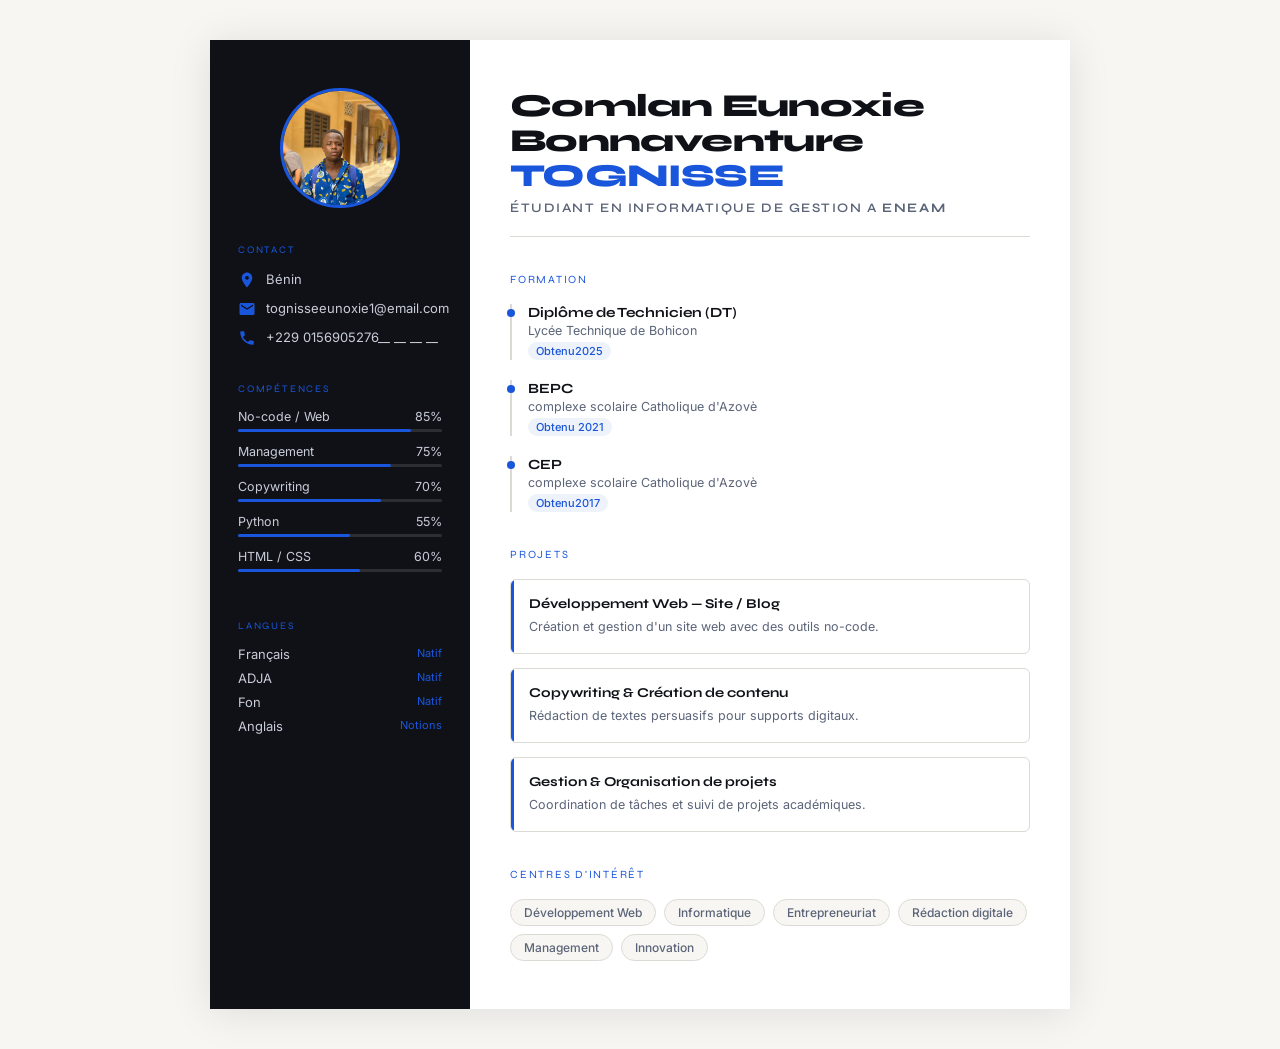
<file: CV.html>
<!DOCTYPE html>
<html lang="fr">
<head>
  <meta charset="UTF-8" />
  <meta name="viewport" content="width=device-width, initial-scale=1.0"/>
  <title>CV – Comlan Eunoxie Bonnaventure TOGNISSE</title>
  <link href="https://fonts.googleapis.com/css2?family=Syne:wght@400;600;700;800&family=Inter:wght@300;400;500&display=swap" rel="stylesheet"/>
  <style>
    *, *::before, *::after { box-sizing: border-box; margin: 0; padding: 0; }

    :root {
      --ink:    #0f1117;
      --paper:  #f7f6f2;
      --accent: #1a56db;
      --mid:    #5b6478;
      --rule:   #dcdad4;
      --white:  #ffffff;
    }

    body {
      font-family: 'Inter', sans-serif;
      background: var(--paper);
      color: var(--ink);
      min-height: 100vh;
      display: flex;
      justify-content: center;
      align-items: flex-start;
      padding: 40px 16px;
    }

    .page {
      width: 860px;
      max-width: 100%;
      background: var(--white);
      box-shadow: 0 4px 40px rgba(0,0,0,.10);
      display: grid;
      grid-template-columns: 260px 1fr;
    }

    /* ── SIDEBAR ── */
    .sidebar {
      background: var(--ink);
      color: var(--white);
      padding: 48px 28px;
      display: flex;
      flex-direction: column;
      gap: 36px;
    }

    .photo-wrap {
      display: flex;
      justify-content: center;
    }

    .photo-wrap img {
      width: 120px;
      height: 120px;
      border-radius: 50%;
      object-fit: cover;
      object-position: top center;
      border: 3px solid var(--accent);
    }

    .sidebar-section-title {
      font-family: 'Syne', sans-serif;
      font-size: 10px;
      letter-spacing: .18em;
      text-transform: uppercase;
      color: var(--accent);
      margin-bottom: 14px;
    }

    /* Contact */
    .contact-list {
      list-style: none;
      display: flex;
      flex-direction: column;
      gap: 10px;
    }
    .contact-list li {
      display: flex;
      align-items: flex-start;
      gap: 10px;
      font-size: 13px;
      line-height: 1.4;
      color: #c9cdd8;
    }
    .contact-list .icon {
      flex-shrink: 0;
      width: 18px;
      height: 18px;
      fill: var(--accent);
      margin-top: 1px;
    }

    /* Skills */
    .skill-item { margin-bottom: 12px; }
    .skill-label {
      display: flex;
      justify-content: space-between;
      font-size: 12.5px;
      color: #c9cdd8;
      margin-bottom: 5px;
    }
    .skill-bar {
      height: 3px;
      background: rgba(255,255,255,.12);
      border-radius: 99px;
    }
    .skill-fill {
      height: 100%;
      background: var(--accent);
      border-radius: 99px;
    }

    /* Languages */
    .lang-list {
      list-style: none;
      display: flex;
      flex-direction: column;
      gap: 8px;
    }
    .lang-list li {
      font-size: 13px;
      color: #c9cdd8;
      display: flex;
      justify-content: space-between;
    }
    .lang-level {
      font-size: 11px;
      color: var(--accent);
    }

    /* ── MAIN ── */
    .main {
      padding: 48px 40px;
      display: flex;
      flex-direction: column;
      gap: 36px;
    }

    .header .name {
      font-family: 'Syne', sans-serif;
      font-size: 32px;
      font-weight: 800;
      line-height: 1.1;
      letter-spacing: -.02em;
      color: var(--ink);
    }
    .header .family-name { color: var(--accent); }
    .header .role {
      font-family: 'Syne', sans-serif;
      font-size: 13px;
      font-weight: 600;
      letter-spacing: .12em;
      text-transform: uppercase;
      color: var(--mid);
      margin-top: 6px;
    }
    .header-rule {
      margin-top: 20px;
      height: 1px;
      background: var(--rule);
    }

    .section-title {
      font-family: 'Syne', sans-serif;
      font-size: 11px;
      letter-spacing: .16em;
      text-transform: uppercase;
      color: var(--accent);
      margin-bottom: 18px;
    }

    /* Education */
    .edu-item {
      position: relative;
      padding-left: 16px;
      border-left: 2px solid var(--rule);
      margin-bottom: 20px;
    }
    .edu-item::before {
      content: '';
      position: absolute;
      left: -5px; top: 5px;
      width: 8px; height: 8px;
      border-radius: 50%;
      background: var(--accent);
    }
    .edu-item:last-child { margin-bottom: 0; }
    .edu-degree {
      font-family: 'Syne', sans-serif;
      font-size: 14px;
      font-weight: 700;
      color: var(--ink);
    }
    .edu-school {
      font-size: 12.5px;
      color: var(--mid);
      margin-top: 2px;
    }
    .edu-year {
      display: inline-block;
      margin-top: 4px;
      font-size: 11px;
      font-weight: 500;
      background: #eef2fb;
      color: var(--accent);
      padding: 2px 8px;
      border-radius: 99px;
    }

    /* Projects */
    .project-card {
      border: 1px solid var(--rule);
      border-radius: 6px;
      padding: 16px 18px;
      margin-bottom: 14px;
      position: relative;
      overflow: hidden;
    }
    .project-card::before {
      content: '';
      position: absolute;
      left: 0; top: 0; bottom: 0;
      width: 3px;
      background: var(--accent);
    }
    .project-card:last-child { margin-bottom: 0; }
    .project-title {
      font-family: 'Syne', sans-serif;
      font-size: 13.5px;
      font-weight: 700;
      color: var(--ink);
    }
    .project-desc {
      font-size: 12.5px;
      color: var(--mid);
      margin-top: 5px;
      line-height: 1.6;
    }

    /* Interests */
    .interest-tags {
      display: flex;
      flex-wrap: wrap;
      gap: 8px;
    }
    .tag {
      font-size: 12px;
      font-weight: 500;
      padding: 5px 13px;
      border-radius: 99px;
      border: 1px solid var(--rule);
      color: var(--mid);
      background: var(--paper);
    }

    @media (max-width: 680px) {
      .page { grid-template-columns: 1fr; }
      .sidebar { padding: 32px 24px; }
      .main { padding: 32px 24px; }
      .header .name { font-size: 26px; }
    }
  </style>
</head>
<body>
<div class="page">

  <!-- ── SIDEBAR ── -->
  <aside class="sidebar">

    <div class="photo-wrap">
      <img src="im.PNG" alt="Photo de Comlan Eunoxie"/>
    </div>

    <!-- Contact -->
    <div>
      <p class="sidebar-section-title">Contact</p>
      <ul class="contact-list">
        <li>
          <svg class="icon" viewBox="0 0 24 24">
            <path d="M12 2C8.13 2 5 5.13 5 9c0 5.25 7 13 7 13s7-7.75 7-13c0-3.87-3.13-7-7-7zm0 9.5a2.5 2.5 0 1 1 0-5 2.5 2.5 0 0 1 0 5z"/>
          </svg>
          Bénin
        </li>
        <li>
          <svg class="icon" viewBox="0 0 24 24">
            <path d="M20 4H4c-1.1 0-2 .9-2 2v12c0 1.1.9 2 2 2h16c1.1 0 2-.9 2-2V6c0-1.1-.9-2-2-2zm0 4-8 5-8-5V6l8 5 8-5v2z"/>
          </svg>
          tognisseeunoxie1@email.com
        </li>
        <li>
          <svg class="icon" viewBox="0 0 24 24">
            <path d="M6.6 10.8c1.4 2.8 3.8 5.1 6.6 6.6l2.2-2.2c.3-.3.7-.4 1-.2 1.1.4 2.3.6 3.6.6.6 0 1 .4 1 1V20c0 .6-.4 1-1 1C10.6 21 3 13.4 3 4c0-.6.4-1 1-1h3.5c.6 0 1 .4 1 1 0 1.3.2 2.5.6 3.6.1.3 0 .7-.2 1L6.6 10.8z"/>
          </svg>
          +229 0156905276__ __ __ __
        </li>
      </ul>
    </div>

    <!-- Compétences -->
    <div>
      <p class="sidebar-section-title">Compétences</p>
      <div class="skill-item">
        <div class="skill-label"><span>No-code / Web</span><span>85%</span></div>
        <div class="skill-bar"><div class="skill-fill" style="width:85%"></div></div>
      </div>
      <div class="skill-item">
        <div class="skill-label"><span>Management</span><span>75%</span></div>
        <div class="skill-bar"><div class="skill-fill" style="width:75%"></div></div>
      </div>
      <div class="skill-item">
        <div class="skill-label"><span>Copywriting</span><span>70%</span></div>
        <div class="skill-bar"><div class="skill-fill" style="width:70%"></div></div>
      </div>
      <div class="skill-item">
        <div class="skill-label"><span>Python</span><span>55%</span></div>
        <div class="skill-bar"><div class="skill-fill" style="width:55%"></div></div>
      </div>
      <div class="skill-item">
        <div class="skill-label"><span>HTML / CSS</span><span>60%</span></div>
        <div class="skill-bar"><div class="skill-fill" style="width:60%"></div></div>
      </div>
    </div>

    <!-- Langues -->
    <div>
      <p class="sidebar-section-title">Langues</p>
      <ul class="lang-list">
        <li><span>Français</span><span class="lang-level">Natif</span></li>
        <li><span>ADJA</span><span class="lang-level">Natif</span></li>
        <li><span>Fon</span><span class="lang-level">Natif</span></li>
        <li><span>Anglais</span><span class="lang-level">Notions</span></li>
      </ul>
    </div>

  </aside>

  <!-- ── MAIN ── -->
  <main class="main">

    <div class="header">
      <div class="name">
        Comlan Eunoxie Bonnaventure<br/>
        <span class="family-name">TOGNISSE</span>
      </div>
      <div class="role">Étudiant en Informatique de Gestion a <strong>ENEAM
      </strong></div>
      <div class="header-rule"></div>
    </div>

    <!-- Formation -->
    <div>
      <p class="section-title">Formation</p>
      <div class="edu-item">
        <div class="edu-degree">Diplôme de Technicien (DT)</div>
        <div class="edu-school">Lycée Technique de Bohicon</div>
        <span class="edu-year">Obtenu2025</span>
      </div>
      <div class="edu-item">
        <div class="edu-degree">BEPC</div>
        <div class="edu-school">complexe scolaire Catholique d'Azovè</div>
        <span class="edu-year">Obtenu 2021</span>
      </div>
      <div class="edu-item">
        <div class="edu-degree">CEP</div>
        <div class="edu-school">complexe scolaire Catholique d'Azovè</div>
        <span class="edu-year">Obtenu2017</span>
      </div>
    </div>

    <!-- Projets -->
    <div>
      <p class="section-title">Projets</p>
      <div class="project-card">
        <div class="project-title">Développement Web — Site / Blog</div>
        <div class="project-desc">Création et gestion d'un site web avec des outils no-code.</div>
      </div>
      <div class="project-card">
        <div class="project-title">Copywriting & Création de contenu</div>
        <div class="project-desc">Rédaction de textes persuasifs pour supports digitaux.</div>
      </div>
      <div class="project-card">
        <div class="project-title">Gestion & Organisation de projets</div>
        <div class="project-desc">Coordination de tâches et suivi de projets académiques.</div>
      </div>
    </div>

    <!-- Centres d'intérêt -->
    <div>
      <p class="section-title">Centres d'intérêt</p>
      <div class="interest-tags">
        <span class="tag">Développement Web</span>
        <span class="tag">Informatique</span>
        <span class="tag">Entrepreneuriat</span>
        <span class="tag">Rédaction digitale</span>
        <span class="tag">Management</span>
        <span class="tag">Innovation</span>
      </div>
    </div>

  </main>
</div>
</body>
</html>
</file>
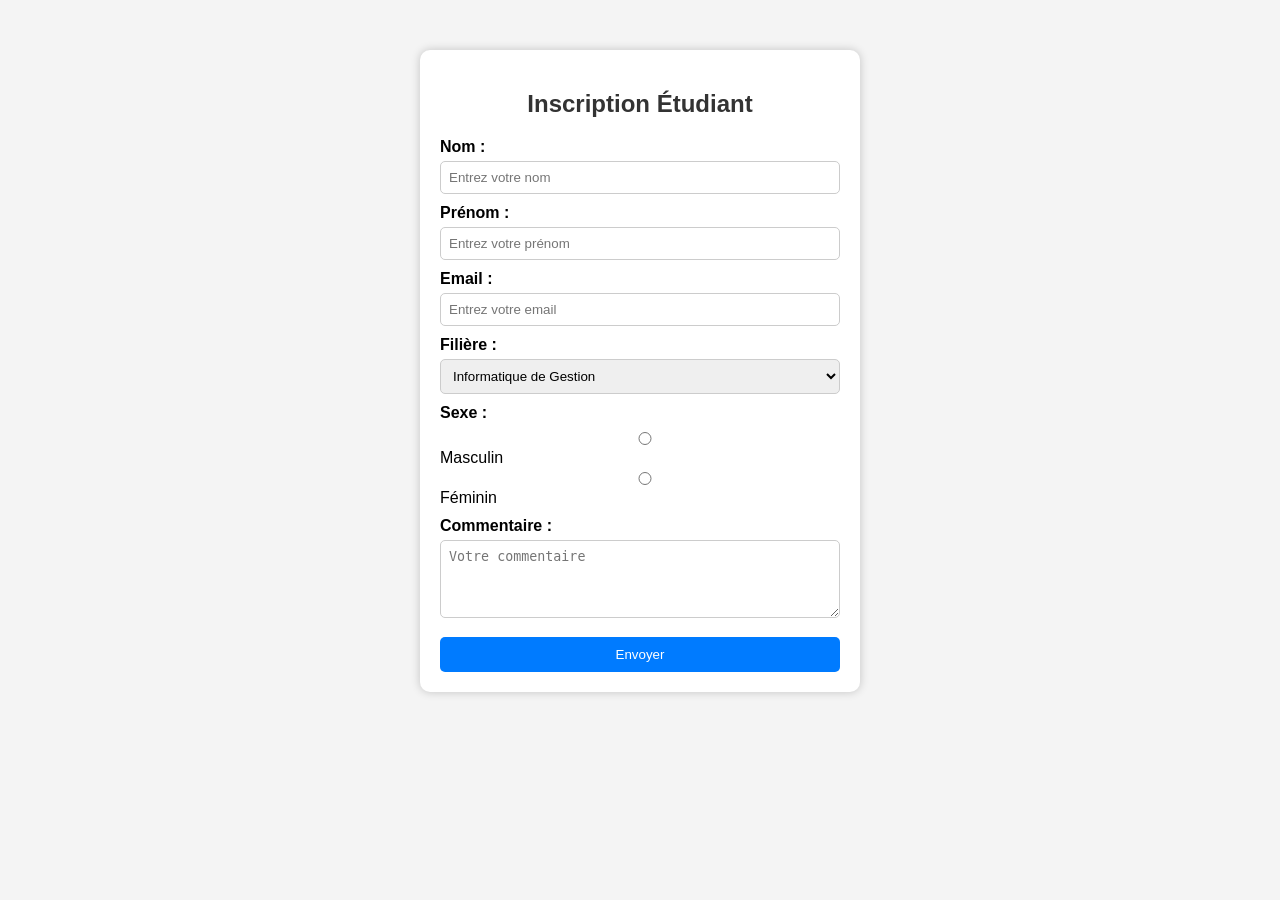
<file: Formulaire.html>
<!DOCTYPE html>
<html lang="fr">
<head>
    <meta charset="UTF-8">
    <title>Formulaire Étudiant</title>
    <link rel="stylesheet" href="style.css">
</head>
<body>

    <div class="container">
        <h2>Inscription Étudiant</h2>

        <form>
            <label>Nom :</label>
            <input type="text" placeholder="Entrez votre nom" required>

            <label>Prénom :</label>
            <input type="text" placeholder="Entrez votre prénom" required>

            <label>Email :</label>
            <input type="email" placeholder="Entrez votre email" required>

            <label>Filière :</label>
            <select>
                <option>Informatique de Gestion</option>
                <option>Réseaux Informatiques</option>
                <option>Maintenance Informatique</option>
                <option>Génie Logiciel</option>
            </select>

            <label>Sexe :</label>
            <div class="radio-group">
                <input type="radio" name="sexe"> Masculin
                <input type="radio" name="sexe"> Féminin
            </div>

            <label>Commentaire :</label>
            <textarea rows="4" placeholder="Votre commentaire"></textarea>

            <button type="submit">Envoyer</button>
        </form>
    </div>

</body>
</html>
</file>
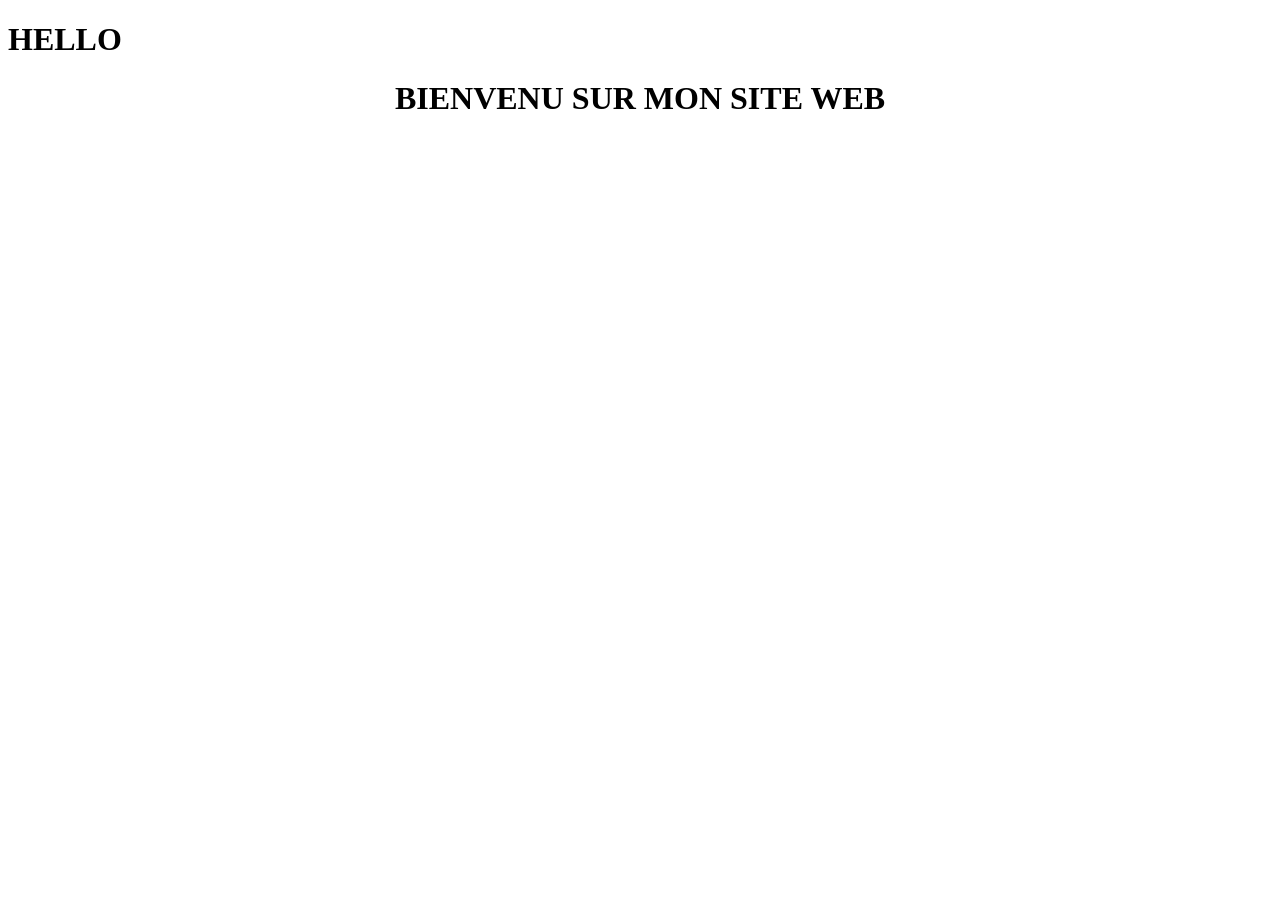
<file: Page1.HTML>
<!DOCTYPE html>
<html lang="en">
<head>
    <meta charset="UTF-8">
    <meta name="viewport" content="width=device-width, initial-scale=1.0">
    <title>PAGE1</title>
</head>
<body>
    <h1>HELLO</h1>
    <h1><CEnter>BIENVENU SUR MON SITE WEB</CEnter></h1>
</body>
</html>
</file>
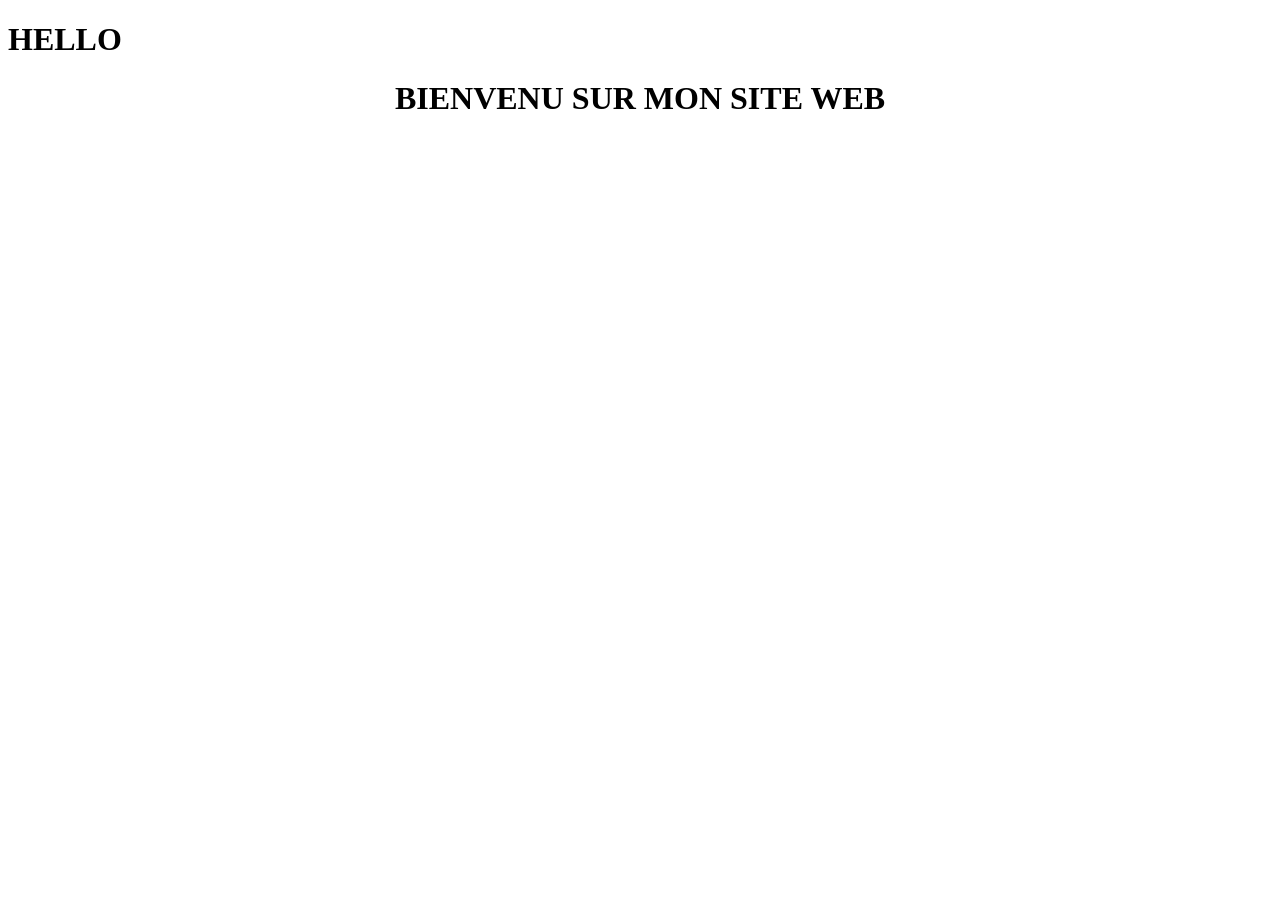
<file: Page1.html>
<!DOCTYPE html>
<html lang="en">
<head>
    <meta charset="UTF-8">
    <meta name="viewport" content="width=device-width, initial-scale=1.0">
    <title>PAGE1</title>
</head>
<body>
    <h1>HELLO</h1>
    <h1><CEnter>BIENVENU SUR MON SITE WEB</CEnter></h1>
</body>
</html>
</file>
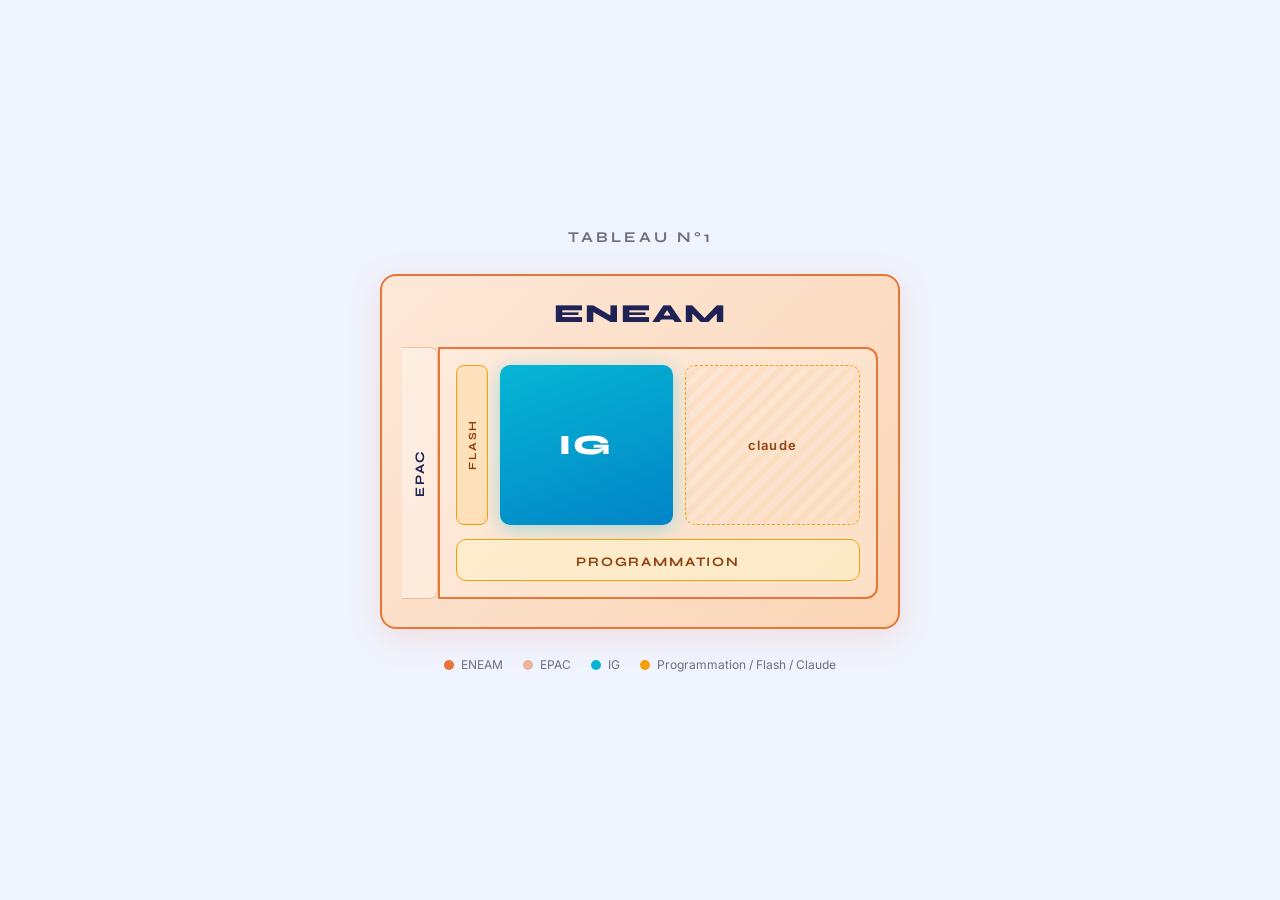
<file: Tableau.html>
<!DOCTYPE html>
<html lang="fr">
<head>
  <meta charset="UTF-8"/>
  <meta name="viewport" content="width=device-width, initial-scale=1.0"/>
  <title>Tableau N°1 – Structure ENEAM</title>
  <link href="https://fonts.googleapis.com/css2?family=Syne:wght@700;800&family=Inter:wght@400;500;600&display=swap" rel="stylesheet"/>
  <style>
    *, *::before, *::after { box-sizing: border-box; margin: 0; padding: 0; }

    body {
      min-height: 100vh;
      display: flex;
      flex-direction: column;
      align-items: center;
      justify-content: center;
      background: #f0f4ff;
      font-family: 'Inter', sans-serif;
      padding: 40px 20px;
    }

    h1 {
      font-family: 'Syne', sans-serif;
      font-size: 15px;
      letter-spacing: .2em;
      text-transform: uppercase;
      color: #6b7280;
      margin-bottom: 28px;
    }

    .box-eneam {
      position: relative;
      width: 520px;
      background: linear-gradient(135deg, #fde8d8 0%, #fbd5b5 100%);
      border: 2.5px solid #e8753a;
      border-radius: 16px;
      padding: 0 0 28px 0;
      box-shadow: 0 8px 32px rgba(232,117,58,.18);
    }

    .label-eneam {
      font-family: 'Syne', sans-serif;
      font-size: 26px;
      font-weight: 800;
      color: #1e2255;
      text-align: center;
      padding: 22px 0 18px;
      letter-spacing: .06em;
    }

    .row-mid {
      display: flex;
      align-items: stretch;
      padding: 0 20px;
    }

    .side-label {
      writing-mode: vertical-rl;
      transform: rotate(180deg);
      font-family: 'Syne', sans-serif;
      font-weight: 700;
      font-size: 13px;
      letter-spacing: .14em;
      text-transform: uppercase;
      display: flex;
      align-items: center;
      justify-content: center;
      padding: 0 6px;
      border-radius: 8px 0 0 8px;
      min-width: 36px;
    }

    .side-epac {
      color: #1e2255;
      background: rgba(255,255,255,.35);
      border: 1.5px solid rgba(232,117,58,.4);
      border-right: none;
    }

    .box-epac {
      flex: 1;
      border: 2px solid #e8753a;
      border-radius: 0 12px 12px 0;
      background: rgba(255,255,255,.22);
      display: flex;
      flex-direction: column;
      padding: 16px;
      gap: 14px;
    }

    .row-inner {
      display: flex;
      align-items: stretch;
      gap: 12px;
    }

    .side-flash {
      color: #92400e;
      background: rgba(255,200,100,.25);
      border: 1.5px solid #f59e0b;
      border-radius: 8px;
      min-width: 32px;
      font-size: 11px;
    }

    .box-ig {
      flex: 1;
      background: linear-gradient(160deg, #06b6d4 0%, #0284c7 100%);
      border-radius: 10px;
      display: flex;
      align-items: center;
      justify-content: center;
      min-height: 160px;
      box-shadow: 0 4px 20px rgba(6,182,212,.35);
    }

    .label-ig {
      font-family: 'Syne', sans-serif;
      font-size: 28px;
      font-weight: 800;
      color: #fff;
      letter-spacing: .08em;
    }

    .box-claude {
      flex: 1;
      border: 1.5px dashed #f59e0b;
      border-radius: 10px;
      background: repeating-linear-gradient(
        -45deg,
        transparent, transparent 6px,
        rgba(245,158,11,.07) 6px,
        rgba(245,158,11,.07) 12px
      );
      display: flex;
      align-items: center;
      justify-content: center;
    }

    .label-claude {
      font-size: 13px;
      font-weight: 600;
      color: #92400e;
      letter-spacing: .08em;
    }

    .box-programmation {
      border: 1.5px solid #f59e0b;
      border-radius: 10px;
      background: rgba(254,243,199,.55);
      padding: 10px 0;
      text-align: center;
    }

    .label-programmation {
      font-family: 'Syne', sans-serif;
      font-size: 13px;
      font-weight: 700;
      letter-spacing: .14em;
      text-transform: uppercase;
      color: #92400e;
    }

    .legend {
      margin-top: 28px;
      display: flex;
      gap: 20px;
      flex-wrap: wrap;
      justify-content: center;
    }
    .legend-item {
      display: flex;
      align-items: center;
      gap: 7px;
      font-size: 12px;
      color: #6b7280;
    }
    .legend-dot {
      width: 10px; height: 10px;
      border-radius: 50%;
    }
  </style>
</head>
<body>

  <h1>Tableau N°1</h1>

  <div class="box-eneam">
    <div class="label-eneam">ENEAM</div>
    <div class="row-mid">
      <div class="side-label side-epac">EPAC</div>
      <div class="box-epac">
        <div class="row-inner">
          <div class="side-label side-flash">Flash</div>
          <div class="box-ig">
            <span class="label-ig">IG</span>
          </div>
          <div class="box-claude">
            <span class="label-claude">claude</span>
          </div>
        </div>
        <div class="box-programmation">
          <span class="label-programmation">Programmation</span>
        </div>
      </div>
    </div>
  </div>

  <div class="legend">
    <div class="legend-item">
      <div class="legend-dot" style="background:#e8753a"></div>
      ENEAM
    </div>
    <div class="legend-item">
      <div class="legend-dot" style="background:#e8753a;opacity:.5"></div>
      EPAC
    </div>
    <div class="legend-item">
      <div class="legend-dot" style="background:#06b6d4"></div>
      IG
    </div>
    <div class="legend-item">
      <div class="legend-dot" style="background:#f59e0b"></div>
      Programmation / Flash / Claude
    </div>
  </div>

</body>
</html>
</file>
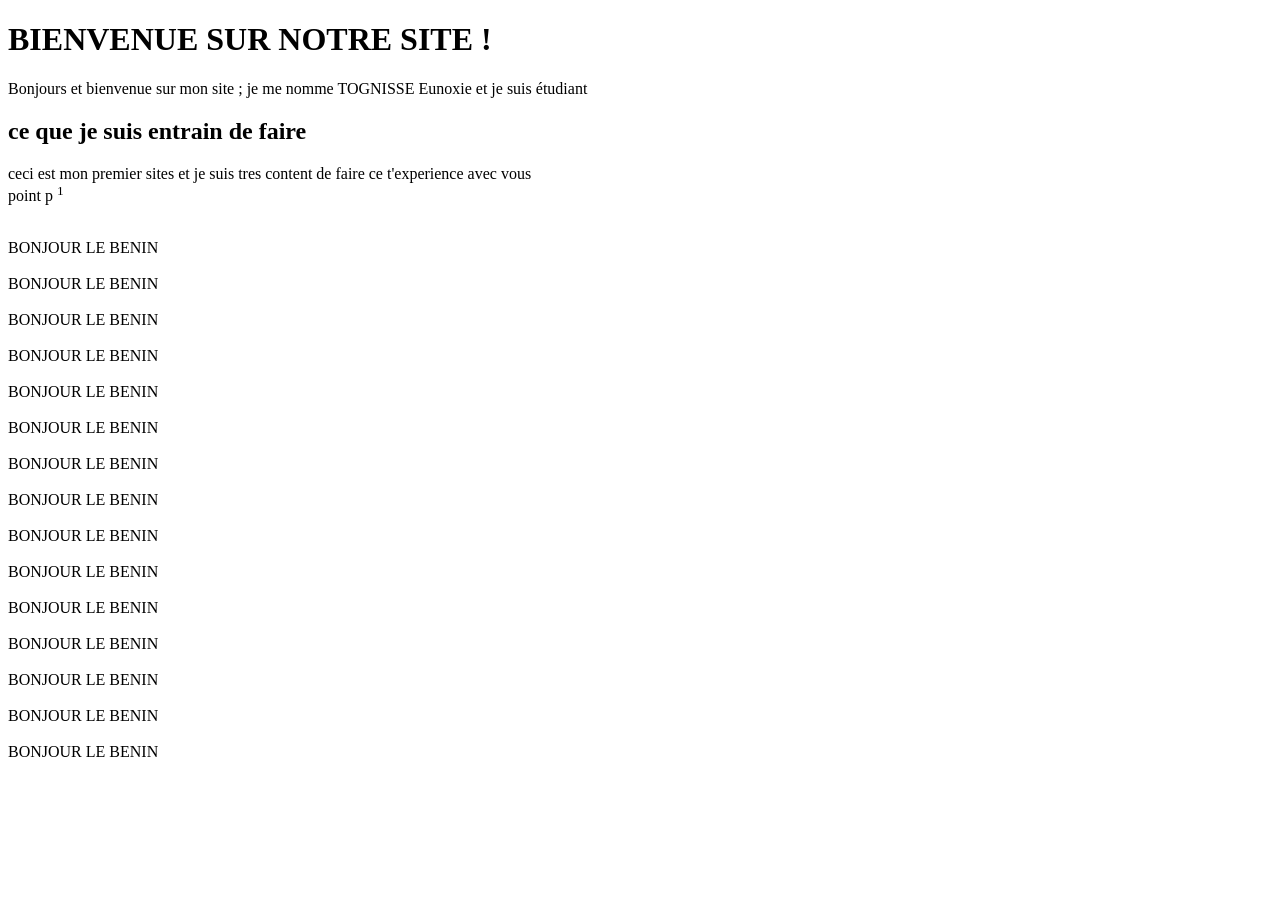
<file: Tp1.html>
<!DOCTYPE html>
<html lang="en">
<head>
    <meta charset="UTF-8">
    <meta name="viewport" content="width=device-width, initial-scale=1.0">
    <title>TP1</title>
    
</head>
<body>
   <h1>BIENVENUE SUR NOTRE SITE !</h1>
    <DIv>Bonjours et bienvenue sur mon site ; je me nomme TOGNISSE Eunoxie et je suis étudiant</DIv>
    <h2><strong>ce que je suis entrain de faire</strong></h2>
    <div>ceci est mon premier sites et je suis tres content de faire ce t'experience avec vous</div>
    point p <sup>1</sup> 
    <p>
        <BR> BONJOUR LE BENIN</BR>
        <BR> BONJOUR LE BENIN</BR>
        <BR> BONJOUR LE BENIN</BR>
        <BR> BONJOUR LE BENIN</BR>
        <BR> BONJOUR LE BENIN</BR>
        <BR> BONJOUR LE BENIN</BR>
        <BR> BONJOUR LE BENIN</BR>
        <BR> BONJOUR LE BENIN</BR>
        <BR> BONJOUR LE BENIN</BR>
        <BR> BONJOUR LE BENIN</BR>
        <BR> BONJOUR LE BENIN</BR>
        <BR> BONJOUR LE BENIN</BR>
        <BR> BONJOUR LE BENIN</BR>
        <BR> BONJOUR LE BENIN</BR>
        <BR> BONJOUR LE BENIN</BR>
    </p>
</body>
</html>
</file>
<file: style.css>
body {
    font-family: Arial, sans-serif;
    background-color: #f4f4f4;
}

.container {
    width: 400px;
    margin: 50px auto;
    background: white;
    padding: 20px;
    border-radius: 10px;
    box-shadow: 0 0 10px rgba(0,0,0,0.2);
}

h2 {
    text-align: center;
    color: #333;
}

label {
    display: block;
    margin-top: 10px;
    font-weight: bold;
}

input,
select,
textarea {
    width: 100%;
    padding: 8px;
    margin-top: 5px;
    border: 1px solid #ccc;
    border-radius: 5px;
    box-sizing: border-box;
}

.radio-group {
    margin-top: 5px;
}

button {
    width: 100%;
    padding: 10px;
    margin-top: 15px;
    background-color: #007bff;
    color: white;
    border: none;
    border-radius: 5px;
    cursor: pointer;
}

button:hover {
    background-color: #0056b3;
}
</file>
